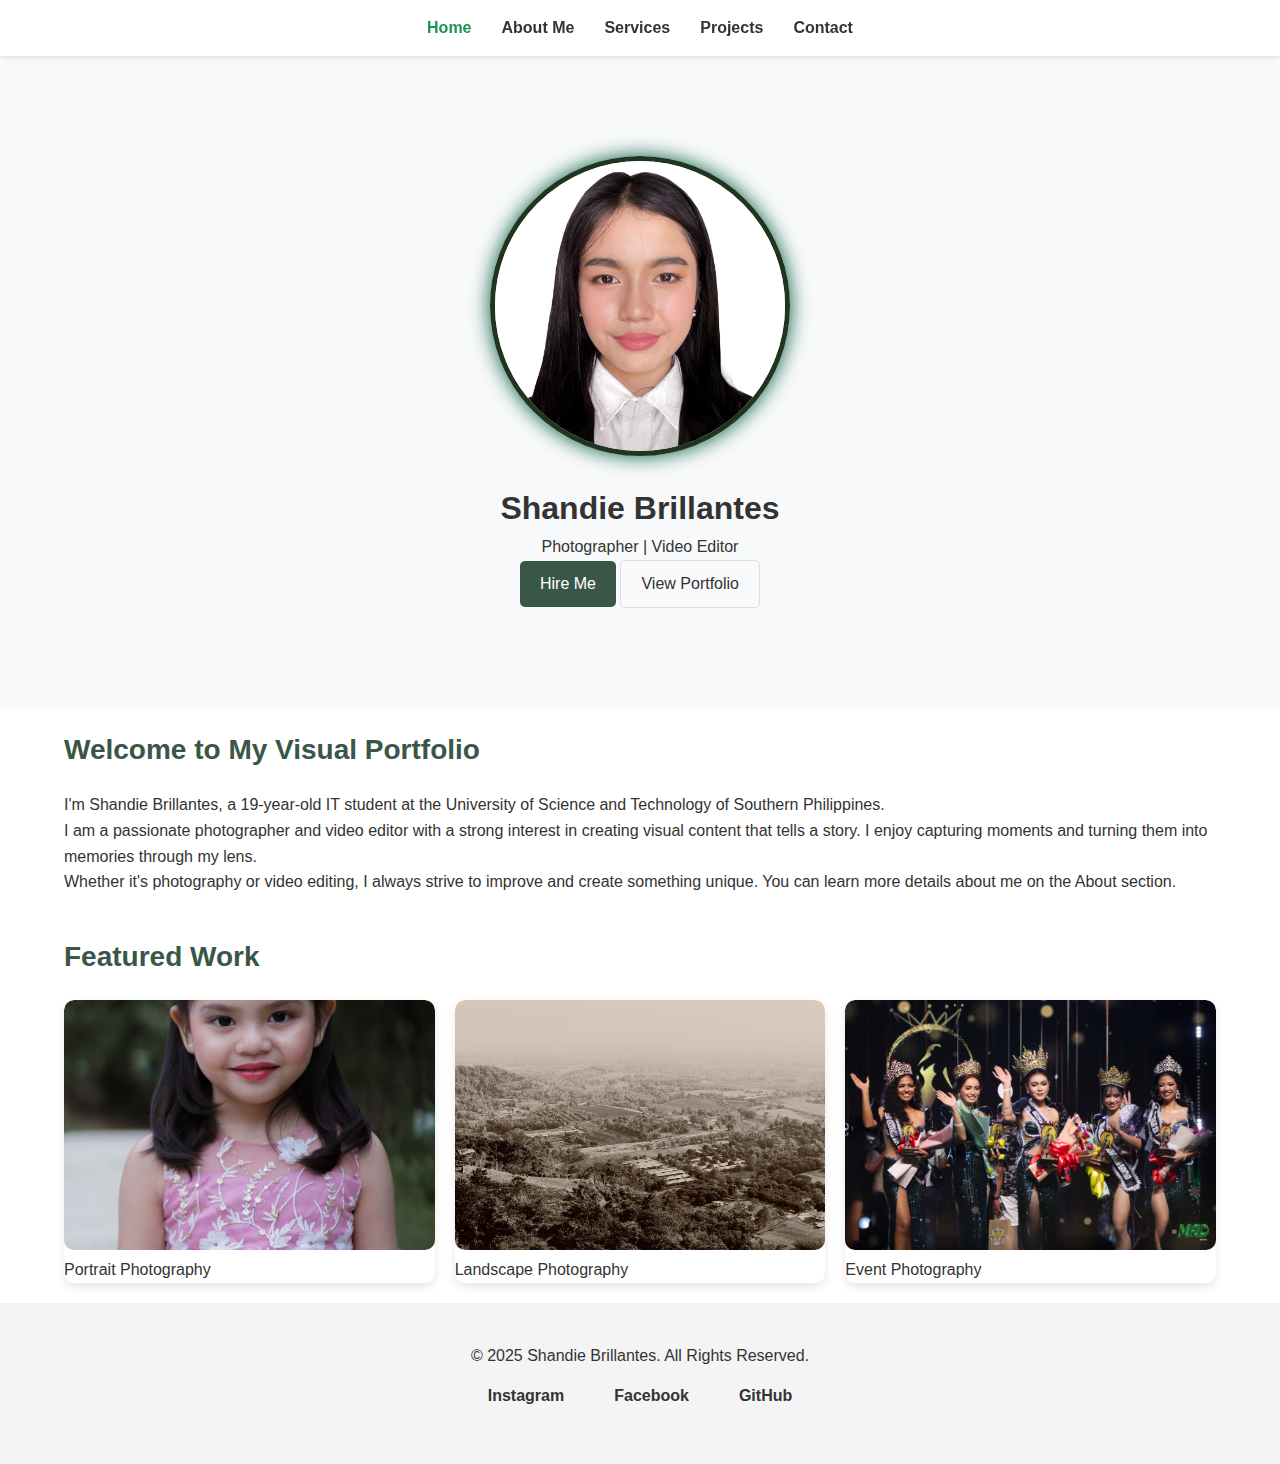
<file: index.html>
<!DOCTYPE html>
<html lang="en">
<head>
    <meta charset="UTF-8">
    <meta name="viewport" content="width=device-width, initial-scale=1.0">
    <title>Shandie Brillantes Web Portfolio - Home</title>
    <link rel="stylesheet" href="styles.css">
</head>
<body>
    <header>
        <nav aria-label="Main Navigation">
            <ul>
                <li><a href="index.html" class="active">Home</a></li>
                <li><a href="about.html">About Me</a></li>
                <li><a href="services.html">Services</a></li>
                <li><a href="projects.html">Projects</a></li>
                <li><a href="contact.html">Contact</a></li>
            </ul>
        </nav>
    </header>

    <main>
        <section id="hero">
            <div class="hero-content">
                <figure>
                    <img src="images/shandie.jpg" alt="Shandie Brillantes" class="profile-picture">
                </figure>
                <h1>Shandie Brillantes</h1>
                <p>Photographer | Video Editor</p>
                <div class="hero-buttons">
                    <a href="contact.html" class="btn btn-primary">Hire Me</a>
                    <a href="projects.html" class="btn btn-secondary">View Portfolio</a>
                </div>
            </div>
        </section>

        <section id="quick-intro">
            <div class="container">
                <h2>Welcome to My Visual Portfolio</h2>
                <p>I'm Shandie Brillantes, a 19-year-old IT student at the University of Science and Technology of Southern Philippines.</p>
                <p>I am a passionate photographer and video editor with a strong interest in creating visual content that tells a story. I enjoy capturing moments and turning them into memories through my lens.</p>
                <p>Whether it's photography or video editing, I always strive to improve and create something unique. You can learn more details about me on the About section.</p>
            </div>
        </section>

        <section id="featured-work">
            <div class="container">
                <h2>Featured Work</h2>
                <div class="featured-grid">
                    <article class="featured-item">
                        <figure>
                            <img src="images/portrait.jpg" alt="Portrait Photography">
                            <figcaption>Portrait Photography</figcaption>
                        </figure>
                    </article>
                    <article class="featured-item">
                        <figure>
                            <img src="images/landscape.jpg" alt="Landscape Photography">
                            <figcaption>Landscape Photography</figcaption>
                        </figure>
                    </article>
                    <article class="featured-item">
                        <figure>
                            <img src="images/event.jpg" alt="Event Photography">
                            <figcaption>Event Photography</figcaption>
                        </figure>
                    </article>
                </div>
            </div>
        </section>
    </main>

    <footer>
        <div class="container">
            <p>&copy; 2025 Shandie Brillantes. All Rights Reserved.</p>
            <nav aria-label="Social Media Links">
                <ul class="social-links">
                    <li><a href="https://www.instagram.com/szzndxx/" target="_blank">Instagram</a></li>
                    <li><a href="https://www.facebook.com/brillantes.nagac/" target="_blank">Facebook</a></li>
                    <li><a href="https://github.com/kanafreesia" target="_blank">GitHub</a></li>
                </ul>
            </nav>
        </div>
    </footer>
</body>
</html>
</file>
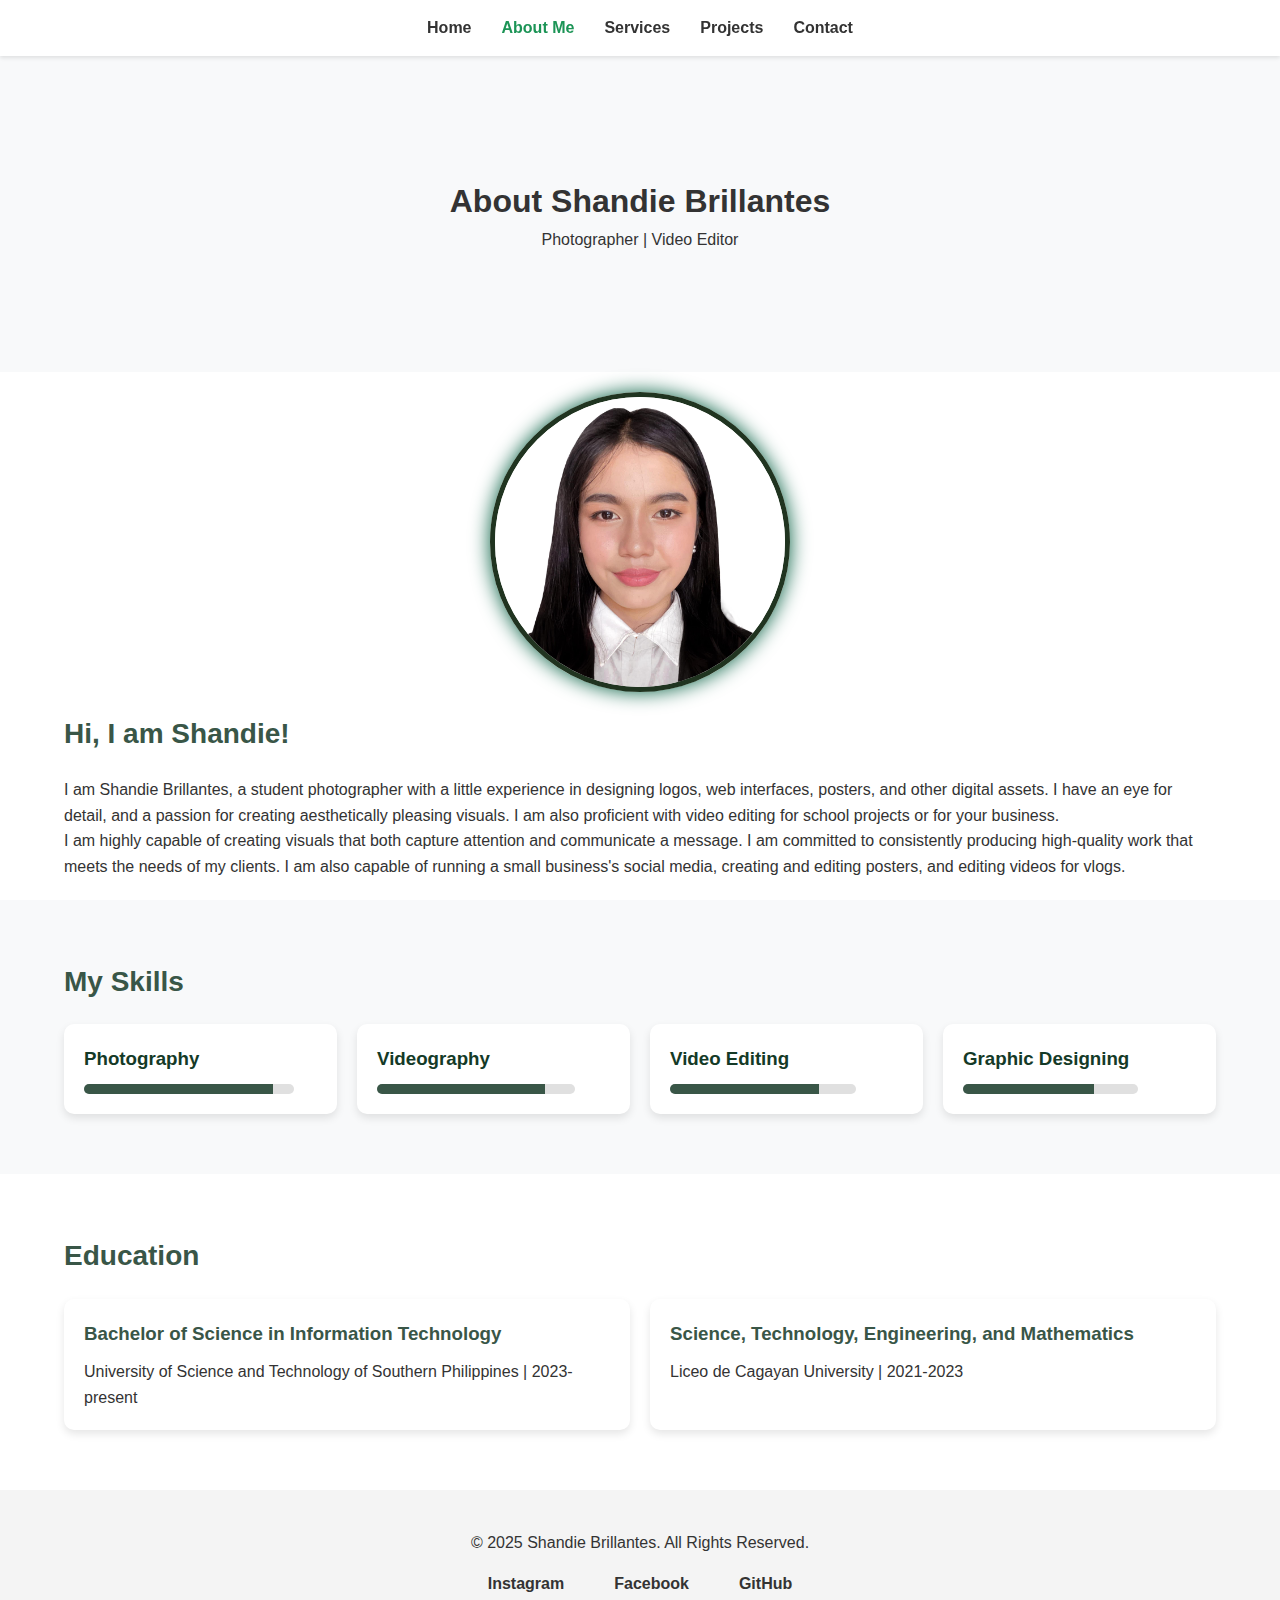
<file: about.html>
<!DOCTYPE html>
<html lang="en">
<head>
    <meta charset="UTF-8">
    <meta name="viewport" content="width=device-width, initial-scale=1.0">
    <title>Shandie Brillantes - About Me</title>
    <link rel="stylesheet" href="styles.css">
</head>
<body>
    <header>
        <nav aria-label="Main navigation">
            <ul>
                <li><a href="index.html">Home</a></li>
                <li><a href="about.html" class="active" aria-current="page">About Me</a></li>
                <li><a href="services.html">Services</a></li>
                <li><a href="projects.html">Projects</a></li>
                <li><a href="contact.html">Contact</a></li>
            </ul>
        </nav>
    </header>

    <main>
        <section id="about-hero" aria-labelledby="hero-heading">
            <div class="container">
                <h1 id="hero-heading">About Shandie Brillantes</h1>
                <p>Photographer | Video Editor</p>
            </div>
        </section>

        <section id="bio" aria-labelledby="bio-heading">
            <div class="container">
                <div class="bio-content">
                    <figure class="bio-image">
                        <img src="images/shandie.jpg" alt="Shandie Brillantes" width="400" height="300">
                    </figure>
                    <article class="bio-text">
                        <h2 id="bio-heading">Hi, I am Shandie!</h2>
                        <p>I am Shandie Brillantes, a student photographer with a little experience in designing logos, web interfaces, posters, and other digital assets. I have an eye for detail, and a passion for creating aesthetically pleasing visuals.
                            I am also proficient with video editing for school projects or for your business.</p>
                        <p>I am highly capable of creating visuals that both capture attention and communicate a message. I am committed to consistently producing high-quality work that meets the needs of my clients.
                            I am also capable of running a small business's social media, creating and editing posters, and editing videos for vlogs.</p>
                    </article>
                </div>
            </div>
        </section>

        <section id="skills" aria-labelledby="skills-heading">
            <div class="container">
                <h2 id="skills-heading">My Skills</h2>
                <div class="skills-grid">
                    <article class="skill">
                        <h3>Photography</h3>
                        <div class="skill-bar" style="width: 90%;" aria-label="Photography skill: 90%" role="progressbar" aria-valuenow="90" aria-valuemin="0" aria-valuemax="100"></div>
                    </article>
                    <article class="skill">
                        <h3>Videography</h3>
                        <div class="skill-bar" style="width: 85%;" aria-label="Videography skill: 85%" role="progressbar" aria-valuenow="85" aria-valuemin="0" aria-valuemax="100"></div>
                    </article>
                    <article class="skill">
                        <h3>Video Editing</h3>
                        <div class="skill-bar" style="width: 80%;" aria-label="Video Editing skill: 80%" role="progressbar" aria-valuenow="80" aria-valuemin="0" aria-valuemax="100"></div>
                    </article>
                    <article class="skill">
                        <h3>Graphic Designing</h3>
                        <div class="skill-bar" style="width: 75%;" aria-label="Graphic Designing skill: 75%" role="progressbar" aria-valuenow="75" aria-valuemin="0" aria-valuemax="100"></div>
                    </article>
                </div>
            </div>
        </section>

        <section id="education" aria-labelledby="education-heading">
            <div class="container">
                <h2 id="education-heading">Education</h2>
                <dl class="education-list">
                    <div class="education-item">
                        <dt><h3>Bachelor of Science in Information Technology</h3></dt>
                        <dd>University of Science and Technology of Southern Philippines | 2023-present</dd>
                    </div>
                    <div class="education-item">
                        <dt><h3>Science, Technology, Engineering, and Mathematics</h3></dt>
                        <dd>Liceo de Cagayan University | 2021-2023</dd>
                    </div>
                </dl>
            </div>
        </section>
    </main>

    <footer>
        <div class="container">
            <p>&copy; 2025 Shandie Brillantes. All Rights Reserved.</p>
            <nav aria-label="Social media links">
                <ul class="social-links">
                    <li><a href="https://www.instagram.com/szzndxx/" target="_blank">Instagram</a></li>
                    <li><a href="https://www.facebook.com/brillantes.nagac/" target="_blank">Facebook</a></li>
                    <li><a href="https://github.com/kanafreesia" target="_blank">GitHub</a></li>
                </ul>
            </nav>
        </div>
    </footer>
</body>
</html>
</file>
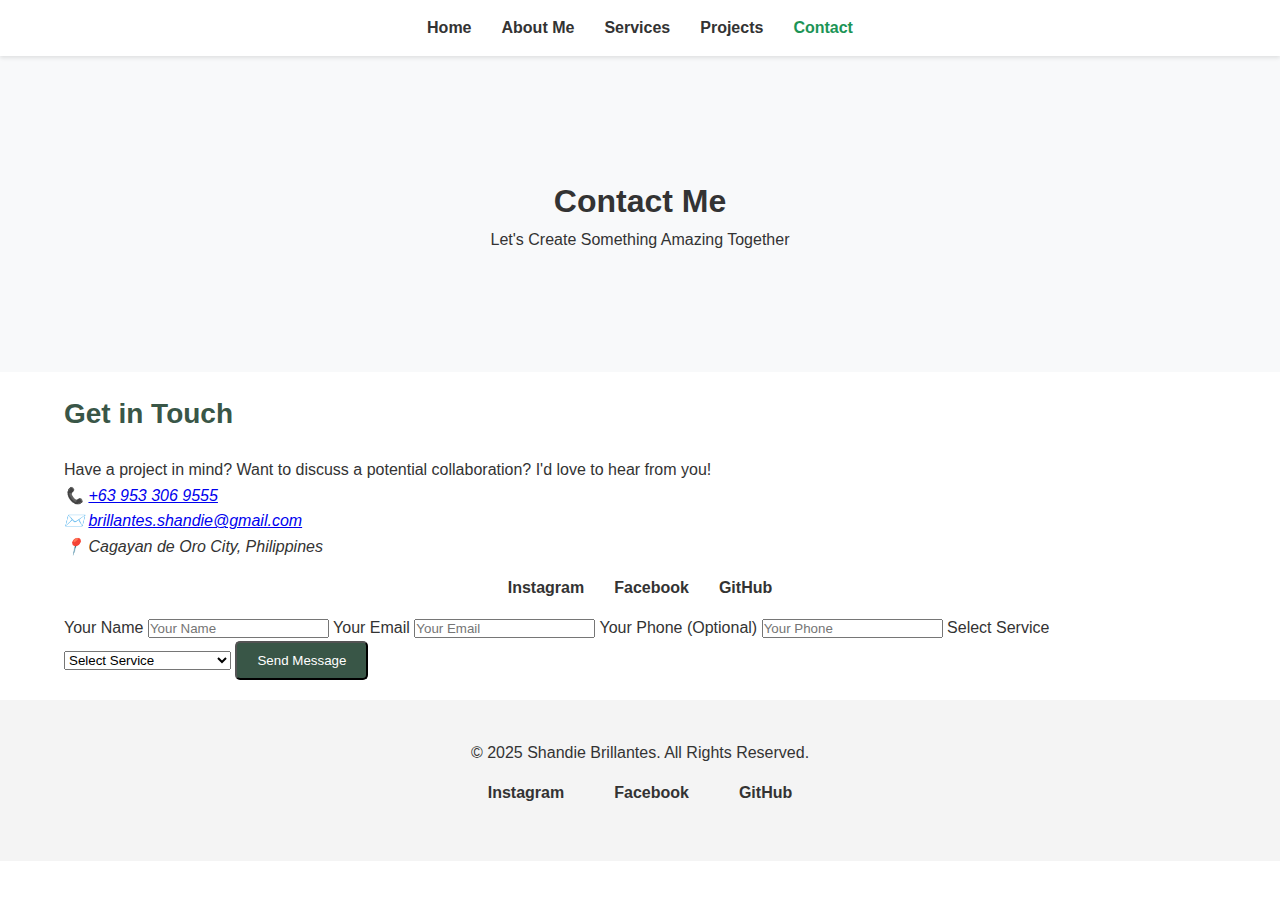
<file: contact.html>
<!DOCTYPE html>
<html lang="en">
<head>
    <meta charset="UTF-8">
    <meta name="viewport" content="width=device-width, initial-scale=1.0">
    <title>Shandie Brillantes - Contact</title>
    <link rel="stylesheet" href="styles.css">
</head>
<body>
    <header>
        <nav aria-label="Main Navigation">
            <ul>
                <li><a href="index.html">Home</a></li>
                <li><a href="about.html">About Me</a></li>
                <li><a href="services.html">Services</a></li>
                <li><a href="projects.html">Projects</a></li>
                <li><a href="contact.html" class="active">Contact</a></li>
            </ul>
        </nav>
    </header>

    <main>
        <section id="contact-hero">
            <div class="container">
                <h1>Contact Me</h1>
                <p>Let's Create Something Amazing Together</p>
            </div>
        </section>

        <section id="contact-form">
            <div class="container">
                <article class="contact-content">
                    <aside class="contact-info">
                        <h2>Get in Touch</h2>
                        <p>Have a project in mind? Want to discuss a potential collaboration? I'd love to hear from you!</p>
                        <address>
                            <p>📞 <a href="tel:+639533069555">+63 953 306 9555</a></p>
                            <p>✉️ <a href="mailto:brillantes.shandie@gmail.com">brillantes.shandie@gmail.com</a></p>
                            <p>📍 Cagayan de Oro City, Philippines</p>
                        </address>
                        <nav aria-label="Social Media Links">
                            <ul class="social-media">
                                <li><a href="https://www.instagram.com/szzndxx/" target="_blank">Instagram</a></li>
                                <li><a href="https://www.facebook.com/brillantes.nagac/" target="_blank">Facebook</a></li>
                                <li><a href="https://github.com/kanafreesia" target="_blank">GitHub</a></li>
                            </ul>
                        </nav>
                    </aside>

                    <form class="contact-form">
                        <label for="name">Your Name</label>
                        <input type="text" id="name" name="name" placeholder="Your Name" required>

                        <label for="email">Your Email</label>
                        <input type="email" id="email" name="email" placeholder="Your Email" required>

                        <label for="phone">Your Phone (Optional)</label>
                        <input type="tel" id="phone" name="phone" placeholder="Your Phone">

                        <label for="service">Select Service</label>
                        <select id="service" name="service" required>
                            <option value="">Select Service</option>
                            <option value="landscape">Landscape Photography</option>
                            <option value="portrait">Portrait Photography</option>
                            <option value="event">Event Photography</option>
                            <option value="other">Other</option>
                        </select>

                        <button type="submit" class="btn btn-primary">Send Message</button>
                    </form>
                </article>
            </div>
        </section>
    </main>

    <footer>
        <div class="container">
            <p>&copy; 2025 Shandie Brillantes. All Rights Reserved.</p>
            <nav aria-label="Social Media Links">
                <ul class="social-links">
                    <li><a href="https://www.instagram.com/szzndxx/" target="_blank">Instagram</a></li>
                    <li><a href="https://www.facebook.com/brillantes.nagac/" target="_blank">Facebook</a></li>
                    <li><a href="https://github.com/kanafreesia" target="_blank">GitHub</a></li>
                </ul>
            </nav>
        </div>
    </footer>
</body>
</html>
</file>
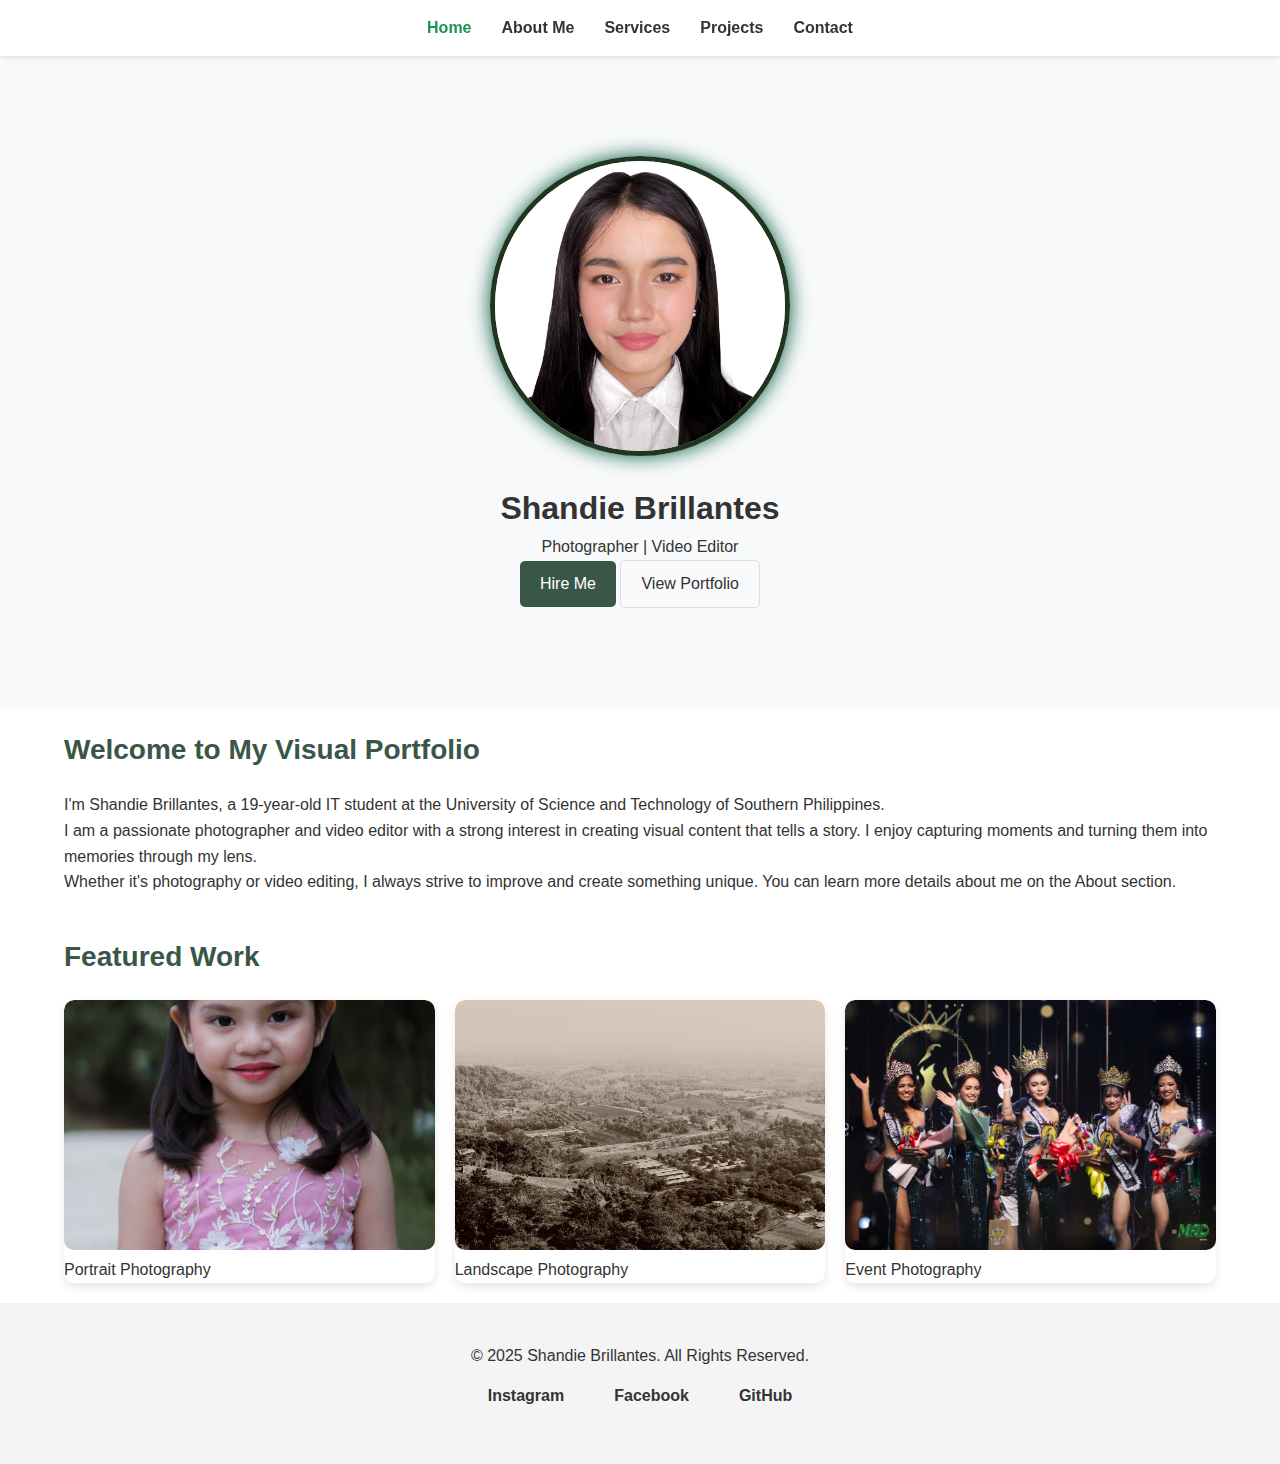
<file: home.html>
<!DOCTYPE html>
<html lang="en">
<head>
    <meta charset="UTF-8">
    <meta name="viewport" content="width=device-width, initial-scale=1.0">
    <title>Shandie Brillantes Web Portfolio - Home</title>
    <link rel="stylesheet" href="styles.css">
</head>
<body>
    <header>
        <nav aria-label="Main Navigation">
            <ul>
                <li><a href="home.html" class="active">Home</a></li>
                <li><a href="about.html">About Me</a></li>
                <li><a href="services.html">Services</a></li>
                <li><a href="projects.html">Projects</a></li>
                <li><a href="contact.html">Contact</a></li>
            </ul>
        </nav>
    </header>

    <main>
        <section id="hero">
            <div class="hero-content">
                <figure>
                    <img src="images/shandie.jpg" alt="Shandie Brillantes" class="profile-picture">
                </figure>
                <h1>Shandie Brillantes</h1>
                <p>Photographer | Video Editor</p>
                <div class="hero-buttons">
                    <a href="contact.html" class="btn btn-primary">Hire Me</a>
                    <a href="projects.html" class="btn btn-secondary">View Portfolio</a>
                </div>
            </div>
        </section>

        <section id="quick-intro">
            <div class="container">
                <h2>Welcome to My Visual Portfolio</h2>
                <p>I'm Shandie Brillantes, a 19-year-old IT student at the University of Science and Technology of Southern Philippines.</p>
                <p>I am a passionate photographer and video editor with a strong interest in creating visual content that tells a story. I enjoy capturing moments and turning them into memories through my lens.</p>
                <p>Whether it's photography or video editing, I always strive to improve and create something unique. You can learn more details about me on the About section.</p>
            </div>
        </section>

        <section id="featured-work">
            <div class="container">
                <h2>Featured Work</h2>
                <div class="featured-grid">
                    <article class="featured-item">
                        <figure>
                            <img src="images/portrait.jpg" alt="Portrait Photography">
                            <figcaption>Portrait Photography</figcaption>
                        </figure>
                    </article>
                    <article class="featured-item">
                        <figure>
                            <img src="images/landscape.jpg" alt="Landscape Photography">
                            <figcaption>Landscape Photography</figcaption>
                        </figure>
                    </article>
                    <article class="featured-item">
                        <figure>
                            <img src="images/event.jpg" alt="Event Photography">
                            <figcaption>Event Photography</figcaption>
                        </figure>
                    </article>
                </div>
            </div>
        </section>
    </main>

    <footer>
        <div class="container">
            <p>&copy; 2025 Shandie Brillantes. All Rights Reserved.</p>
            <nav aria-label="Social Media Links">
                <ul class="social-links">
                    <li><a href="https://www.instagram.com/szzndxx/" target="_blank">Instagram</a></li>
                    <li><a href="https://www.facebook.com/brillantes.nagac/" target="_blank">Facebook</a></li>
                    <li><a href="https://github.com/kanafreesia" target="_blank">GitHub</a></li>
                </ul>
            </nav>
        </div>
    </footer>
</body>
</html>
</file>
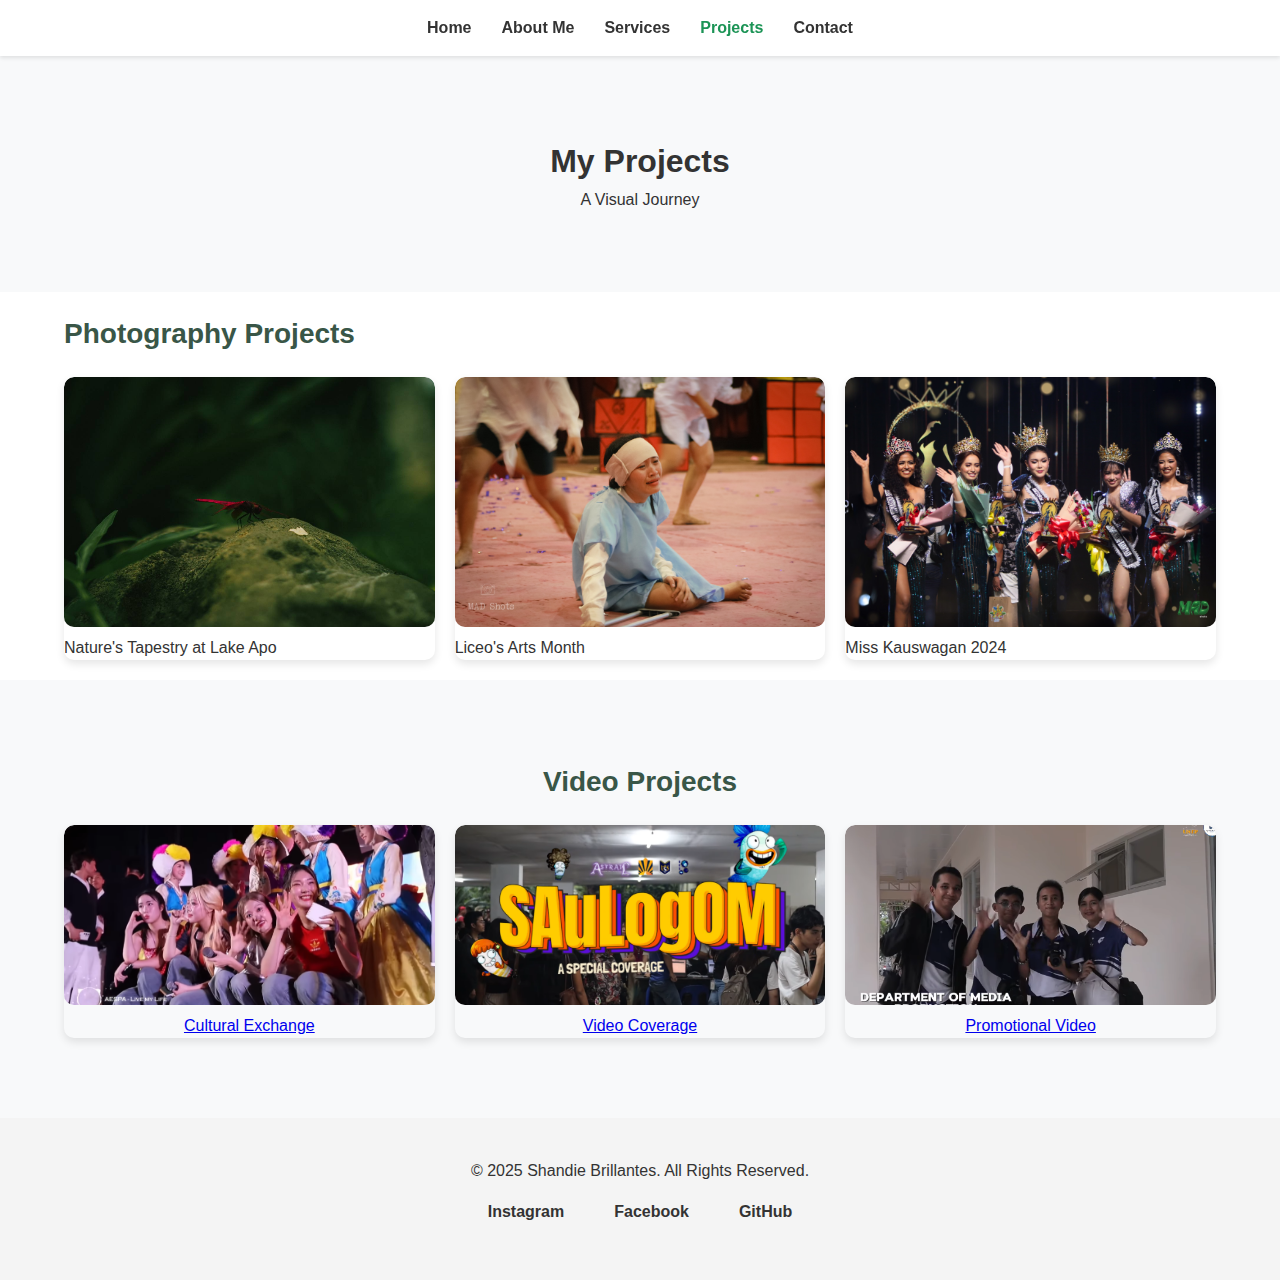
<file: projects.html>
<!DOCTYPE html>
<html lang="en">
<head>
    <meta charset="UTF-8">
    <meta name="viewport" content="width=device-width, initial-scale=1.0">
    <title>Shandie Brillantes - Projects</title>
    <link rel="stylesheet" href="styles.css">
</head>
<body>
    <header>
        <nav aria-label="Main Navigation">
            <ul>
                <li><a href="index.html">Home</a></li>
                <li><a href="about.html">About Me</a></li>
                <li><a href="services.html">Services</a></li>
                <li><a href="projects.html" class="active">Projects</a></li>
                <li><a href="contact.html">Contact</a></li>
            </ul>
        </nav>
    </header>

    <main>
        <section id="portfolio-hero">
            <div class="container">
                <h1>My Projects</h1>
                <p>A Visual Journey</p>
            </div>
        </section>

        <section id="portfolio-galleries">
            <div class="container">
                <h2>Photography Projects</h2>
                <div class="featured-grid">
                    <figure class="featured-item">
                            <img src="images/fly.jpg" alt="Fly">
                            <figcaption>Nature's Tapestry at Lake Apo</figcaption>
                        </a>
                    </figure>
                    <figure class="featured-item">
                            <img src="images/mad.jpg" alt="Liceo">
                            <figcaption>Liceo's Arts Month</figcaption>
                        </a>
                    </figure>
                    <figure class="featured-item">
                            <img src="images/event.jpg" alt="Miss Kauswagan">
                            <figcaption>Miss Kauswagan 2024</figcaption>
                        </a>
                    </figure>
                </div>
            </div>
        </section>

        <section id="video-projects">
            <div class="container">
                <h2>Video Projects</h2>
                <div class="video-grid">
                    <figure class="video-card">
                        <a href="https://www.facebook.com/ustpusg/videos/952050529626223/" target="_blank">
                            <img src="images/haseyo.png" alt="Haseyo Cultural Exchange">
                            <figcaption>Cultural Exchange</figcaption>
                        </a>
                    </figure>
                    <figure class="video-card">
                        <a href="https://fb.watch/xznTzUEG2o/" target="_blank">
                            <img src="images/saulogom.png" alt="UCS Coverage">
                            <figcaption>Video Coverage</figcaption>
                        </a>
                    </figure>
                    <figure class="video-card">
                        <a href="https://www.facebook.com/UCSUSTPofficial/videos/381972874901254/" target="_blank">
                            <img src="images/ucs promovid.png" alt="UCS Promo Video">
                            <figcaption>Promotional Video</figcaption>
                        </a>
                    </figure>
                </div>
            </div>
        </section>
    </main>

    <footer>
        <div class="container">
            <p>&copy; 2025 Shandie Brillantes. All Rights Reserved.</p>
            <nav aria-label="Social Media Links">
                <ul class="social-links">
                    <li><a href="https://www.instagram.com/szzndxx/" target="_blank">Instagram</a></li>
                    <li><a href="https://www.facebook.com/brillantes.nagac/" target="_blank">Facebook</a></li>
                    <li><a href="https://github.com/kanafreesia" target="_blank">GitHub</a></li>
                </ul>
            </nav>
        </div>
    </footer>
</body>
</html>
</file>
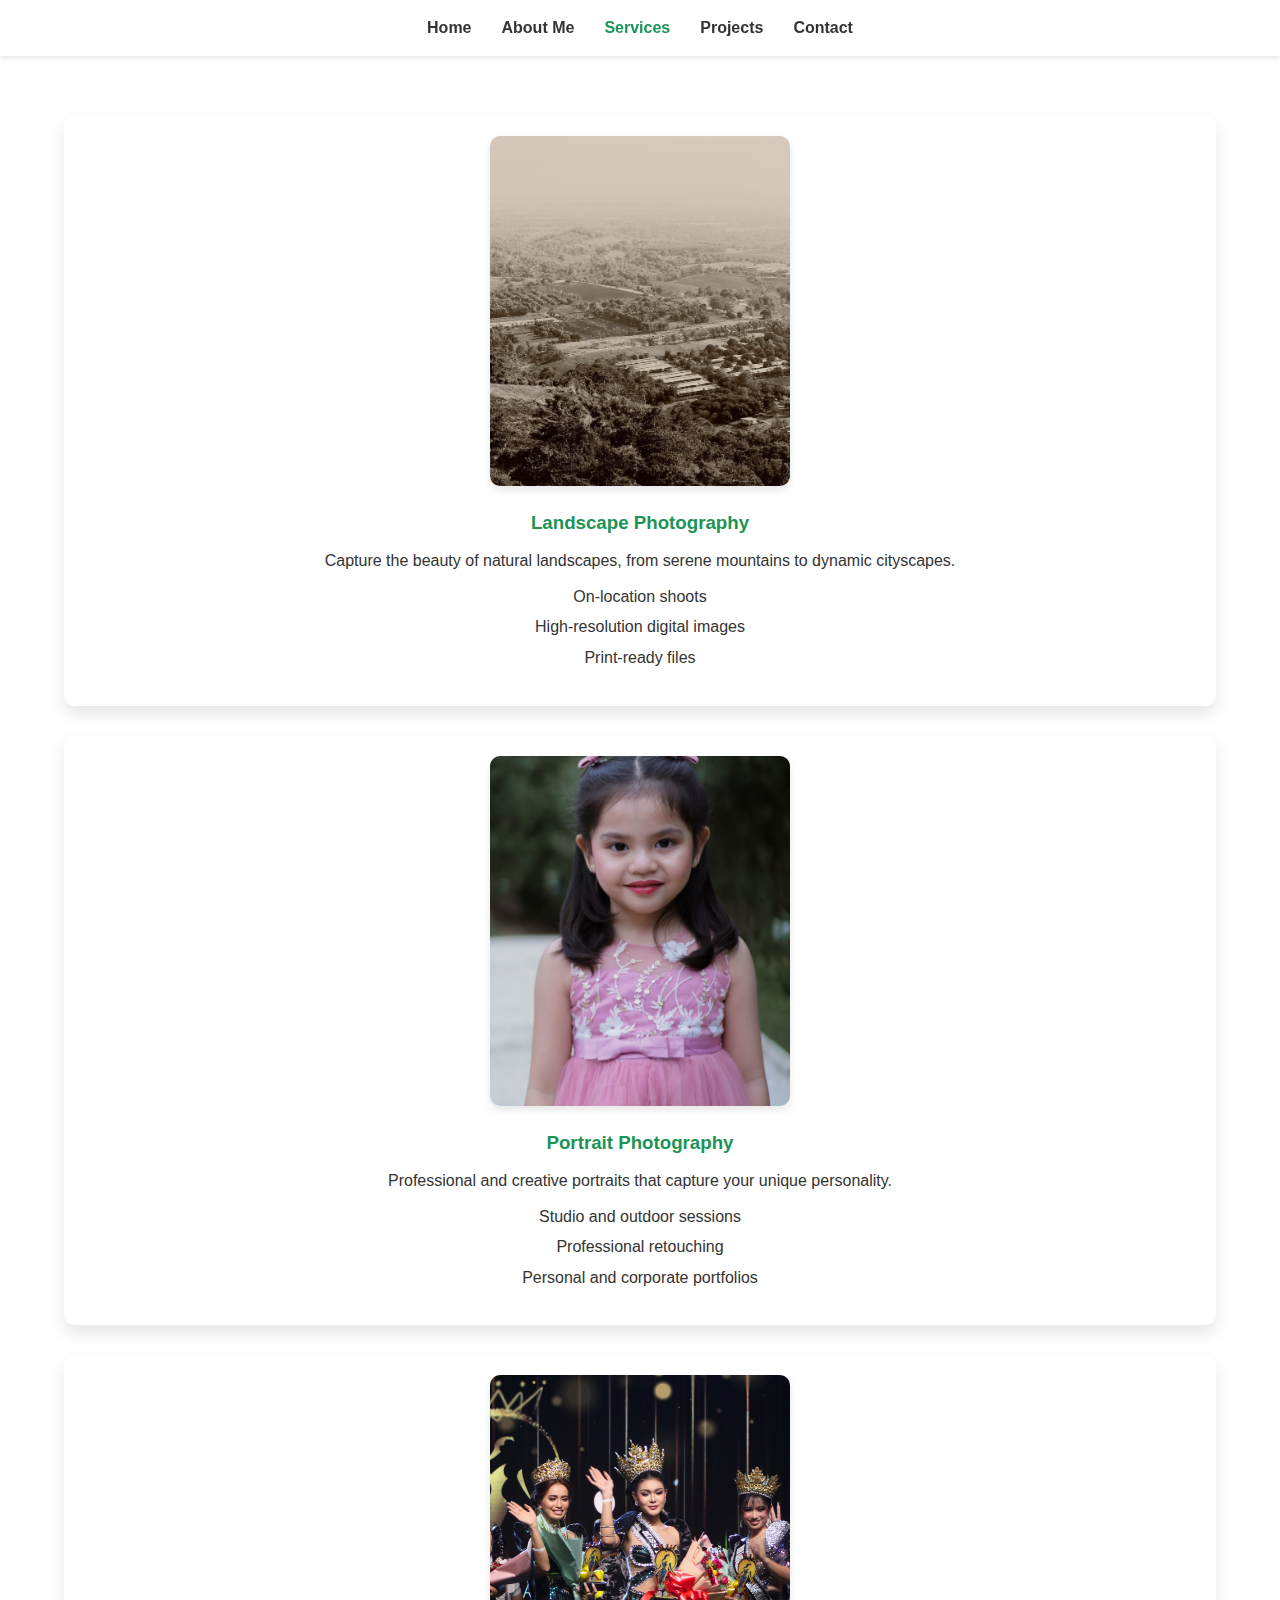
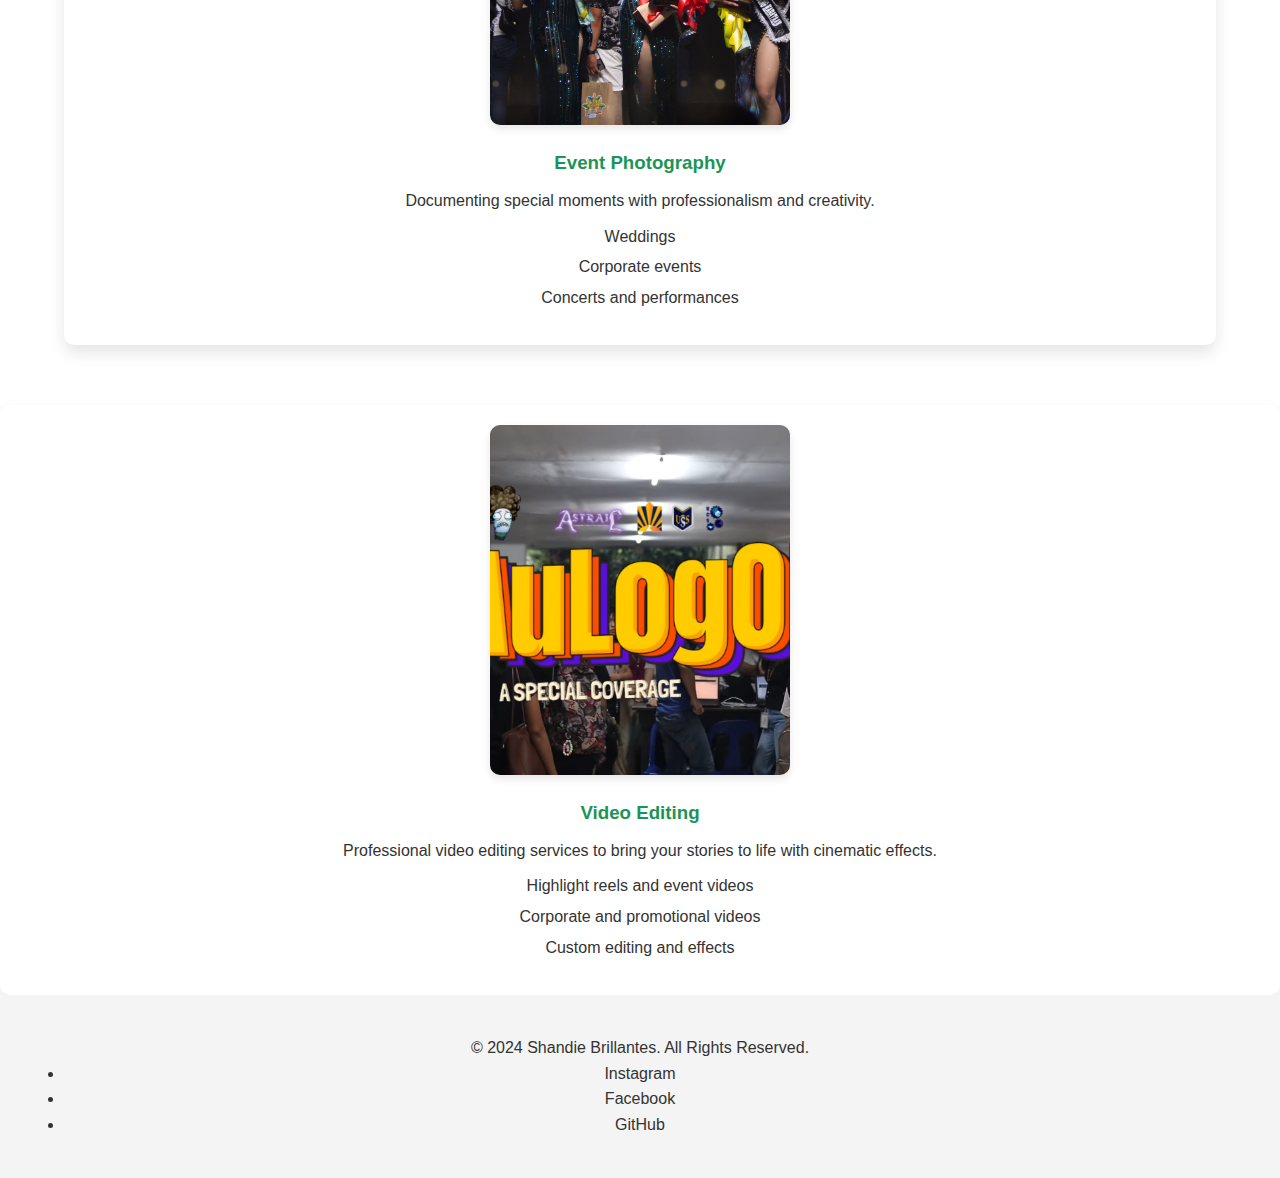
<file: services.html>
<!DOCTYPE html>
<html lang="en">
<head>
    <meta charset="UTF-8">
    <meta name="viewport" content="width=device-width, initial-scale=1.0">
    <title>Shandie Brillantes - Photography Services</title>
    <link rel="stylesheet" href="styles.css">
</head>
<body>
    <header>
        <nav>
            <ul>
                <li><a href="index.html">Home</a></li>
                <li><a href="about.html">About Me</a></li>
                <li><a href="services.html" class="active">Services</a></li>
                <li><a href="projects.html">Projects</a></li>
                <li><a href="contact.html">Contact</a></li>
            </ul>
        </nav>
    </header>

    <main>
        <section id="service-types">
            <div class="container">
                <div class="services-grid">
                    <article class="service-card">
                        <figure>
                            <img src="images/landscape.jpg" alt="Landscape Photography">
                            <figcaption>
                                <h3>Landscape Photography</h3>
                                <p>Capture the beauty of natural landscapes, from serene mountains to dynamic cityscapes.</p>
                                <ul>
                                    <li>On-location shoots</li>
                                    <li>High-resolution digital images</li>
                                    <li>Print-ready files</li>
                                </ul>
                            </figcaption>
                        </figure>
                    </article>

                    <article class="service-card">
                        <figure>
                            <img src="images/portrait.jpg" alt="Portrait Photography">
                            <figcaption>
                                <h3>Portrait Photography</h3>
                                <p>Professional and creative portraits that capture your unique personality.</p>
                                <ul>
                                    <li>Studio and outdoor sessions</li>
                                    <li>Professional retouching</li>
                                    <li>Personal and corporate portfolios</li>
                                </ul>
                            </figcaption>
                        </figure>
                    </article>

                    <article class="service-card">
                        <figure>
                            <img src="images/event.jpg" alt="Event Photography">
                            <figcaption>
                                <h3>Event Photography</h3>
                                <p>Documenting special moments with professionalism and creativity.</p>
                                <ul>
                                    <li>Weddings</li>
                                    <li>Corporate events</li>
                                    <li>Concerts and performances</li>
                                </ul>
                            </figcaption>
                        </figure>
                    </article>
                </div>
            </div>

            <article class="service-card">
                <figure>
                    <img src="images/saulogom.png" alt="Video Editing">
                    <figcaption>
                        <h3>Video Editing</h3>
                        <p>Professional video editing services to bring your stories to life with cinematic effects.</p>
                        <ul>
                            <li>Highlight reels and event videos</li>
                            <li>Corporate and promotional videos</li>
                            <li>Custom editing and effects</li>
                        </ul>
                    </figcaption>
                </figure>
            </article>
        </section>
    </main>        

    <footer>
        <div class="container">
            <p>&copy; 2024 Shandie Brillantes. All Rights Reserved.</p>
            <div class="social-links">
                <li><a href="https://www.instagram.com/szzndxx/" target="_blank">Instagram</a></li>
                    <li><a href="https://www.facebook.com/brillantes.nagac/" target="_blank">Facebook</a></li>
                    <li><a href="https://github.com/kanafreesia" target="_blank">GitHub</a></li>
            </div>
        </div>
    </footer>
</body>
</html>
</file>
<file: styles.css>
* {
    margin: 0;
    padding: 0;
    box-sizing: border-box;
}

body {
    font-family: 'Arial', sans-serif;
    line-height: 1.6;
    color: #333;
}

.container {
    width: 90%;
    max-width: 1200px;
    margin: 0 auto;
    padding: 20px 0;
}

header {
    background-color: #fff;
    box-shadow: 0 2px 4px rgba(0,0,0,0.1);
    position: sticky;
    top: 0;
    z-index: 100;
}

nav ul {
    display: flex;
    justify-content: center;
    list-style: none;
    padding: 15px 0;
}

nav ul li {
    margin: 0 15px;
}

nav ul li a {
    text-decoration: none;
    color: #333;
    font-weight: bold;
    transition: color 0.3s ease;
}

nav ul li a:hover, nav ul li a.active {
    color: #1c9456;
}

.btn {
    display: inline-block;
    padding: 10px 20px;
    text-decoration: none;
    border-radius: 5px;
    transition: background-color 0.3s ease;
}

.btn-primary {
    background-color: #395647;
    color: white;
}

.btn-secondary {
    background-color: #f8f9fa;
    color: #333;
    border: 1px solid #ddd;
}


footer {
    background-color: #f4f4f4;
    text-align: center;
    padding: 20px 0;
}

.social-links a {
    margin: 0 10px;
    color: #333;
    text-decoration: none;
}


#hero, #about-hero, #services-hero, #portfolio-hero, #contact-hero {
    text-align: center;
    padding: 100px 0;
    background-color: #f8f9fa;
}

.profile-picture {
    width: 300px;
    height: 300px;
    border-radius: 50%;
    object-fit: cover;
    margin-bottom: 20px;
    border: 5px solid rgb(32, 52, 32); /* Green Border */
    box-shadow: 0px 0px 20px rgb(3, 94, 64); /* Blue Shadow Effect */
    transition: transform 0.3s ease, box-shadow 0.3s ease;
}

.profile-picture:hover {
    transform: scale(1.05);
    box-shadow: 0px 0px 30px lightblue; /* Enhanced Shadow on Hover */
}

.featured-grid {
    display: grid;
    grid-template-columns: repeat(auto-fit, minmax(250px, 1fr));
    gap: 20px;
    margin-top: 20px;
}

.featured-item {
    position: relative;
    overflow: hidden;
    border-radius: 10px;
    box-shadow: 0px 4px 8px rgba(0, 0, 0, 0.1);
}

.featured-item img {
    width: 100%;
    height: 100%;
    object-fit: cover;
    transition: transform 0.5s ease;
}

.featured-item:hover img {
    transform: scale(1.2);
    object-fit: contain;
}

.featured-item h4 {
    position: absolute;
    bottom: 15px;
    left: 15px;
    padding: 5px 10px;
    background-color: rgba(0, 0, 0, 0.7);
    color: #fff;
    font-size: 16px;
    border-radius: 5px;
}


.bio-image {
    display: flex;
    justify-content: center;
    align-items: center;
    margin-bottom: 20px;
}

.bio-image img {
    width: 300px;
    height: 300px;
    border-radius: 50%;
    object-fit: cover;
    border: 5px solid rgb(32, 52, 32); /* Green Border */
    box-shadow: 0px 0px 20px rgb(3, 94, 64); /* Blue Shadow Effect */
    transition: transform 0.3s ease, box-shadow 0.3s ease;
}

.bio-image img:hover {
    transform: scale(1.05);
    box-shadow: 0px 0px 30px lightblue; 
}


#skills {
    background-color: #f8f9fa;
    padding: 40px 0;
}

.skills-grid {
    display: grid;
    grid-template-columns: repeat(auto-fit, minmax(250px, 1fr));
    gap: 20px;
}

.skill {
    padding: 20px;
    border-radius: 10px;
    background-color: #ffffff;
    box-shadow: 0px 4px 8px rgba(0, 0, 0, 0.1);
    transition: transform 0.3s ease;
}

.skill:hover {
    transform: translateY(-5px);
}

.skill h3 {
    margin-bottom: 10px;
    color: #143a27;
}

.skill-bar {
    width: 100%;
    height: 10px;
    background-color: #e0e0e0;
    border-radius: 5px;
    overflow: hidden;
    position: relative;
}

.skill-bar::after {
    content: "";
    position: absolute;
    height: 100%;
    background-color:#395647;
    transition: width 0.5s ease;
}

.skill:nth-child(1) .skill-bar::after { width: 90%; }
.skill:nth-child(2) .skill-bar::after { width: 85%; }
.skill:nth-child(3) .skill-bar::after { width: 80%; }
.skill:nth-child(4) .skill-bar::after { width: 75%; }

#education {
    padding: 40px 0;
}

.education-list {
    display: grid;
    grid-template-columns: repeat(auto-fit, minmax(300px, 1fr));
    gap: 20px;
}

.education-item {
    padding: 20px;
    border-radius: 10px;
    background-color: #ffffff;
    box-shadow: 0px 4px 8px rgba(0, 0, 0, 0.1);
    position: relative;
    transition: transform 0.3s ease;
}

.education-item:hover {
    transform: translateY(-5px);
}

.education-item h3 {
    color: #395647;
    margin-bottom: 10px;
}

.education-item p {
    font-size: 14px;
    color: #666;
}


.services-grid {
    display: grid;
    grid-template-columns: 1fr;
    gap: 30px;
    margin: 40px 0;
}

.service-card {
    display: flex;
    flex-direction: column;
    align-items: center;
    background-color: #ffffff;
    border-radius: 10px;
    box-shadow: 0px 8px 16px rgba(0, 0, 0, 0.1);
    padding: 20px;
    transition: transform 0.3s ease, box-shadow 0.3s ease;
    text-align: center;
}

.service-card:hover {
    transform: translateY(-5px);
    box-shadow: 0px 12px 20px rgba(0, 0, 0, 0.15);
}

.service-card img {
    width: 300px; 
    height: 350px; 
    object-fit: cover;
    border-radius: 10px;
    margin-bottom: 15px;
    box-shadow: 0px 4px 8px rgba(0, 0, 0, 0.1);
}

.service-card h3 {
    color: #1c9456;
    margin-bottom: 10px;
}

.service-card p {
    margin-bottom: 10px;
}

.service-card ul {
    list-style: none;
    padding-left: 0;
    margin-bottom: 15px;
}

.service-card li {
    margin-bottom: 5px;
}

#portfolio-hero, #video-projects {
    padding: 60px 0;
    background-color: #f8f9fa;
    text-align: center;
}

h2 {
    font-size: 28px;
    color: #395647;
    margin-bottom: 20px;
}

.featured-grid, .video-grid {
    display: grid;
    grid-template-columns: repeat(auto-fit, minmax(250px, 1fr));
    gap: 20px;
}

.featured-item, .video-card {
    position: relative;
    overflow: hidden;
    border-radius: 10px;
    box-shadow: 0px 4px 8px rgba(0, 0, 0, 0.1);
    transition: transform 0.3s ease, box-shadow 0.3s ease;
}

.featured-item:hover, .video-card:hover {
    transform: translateY(-5px);
    box-shadow: 0px 8px 16px rgba(0, 0, 0, 0.2);
}

.featured-item img, .video-card img {
    width: 100%;
    height: 250px;
    object-fit: cover;
    border-radius: 10px;
}

.featured-item h4, .video-card h4 {
    position: absolute;
    bottom: 15px;
    left: 15px;
    background-color: rgba(0, 0, 0, 0.7);
    color: #ffffff;
    padding: 5px 10px;
    border-radius: 5px;
    font-size: 16px;
}

.video-card img {
    height: 180px;
    object-fit: cover;
}

.featured-item:hover img, .video-card:hover img {
    transform: scale(1.1);
    transition: transform 0.5s ease;
}

@media (max-width: 768px) {
    nav ul {
        flex-direction: column;
        align-items: center;
    }

    nav ul li {
        margin: 10px 0;
    }
}
</file>
